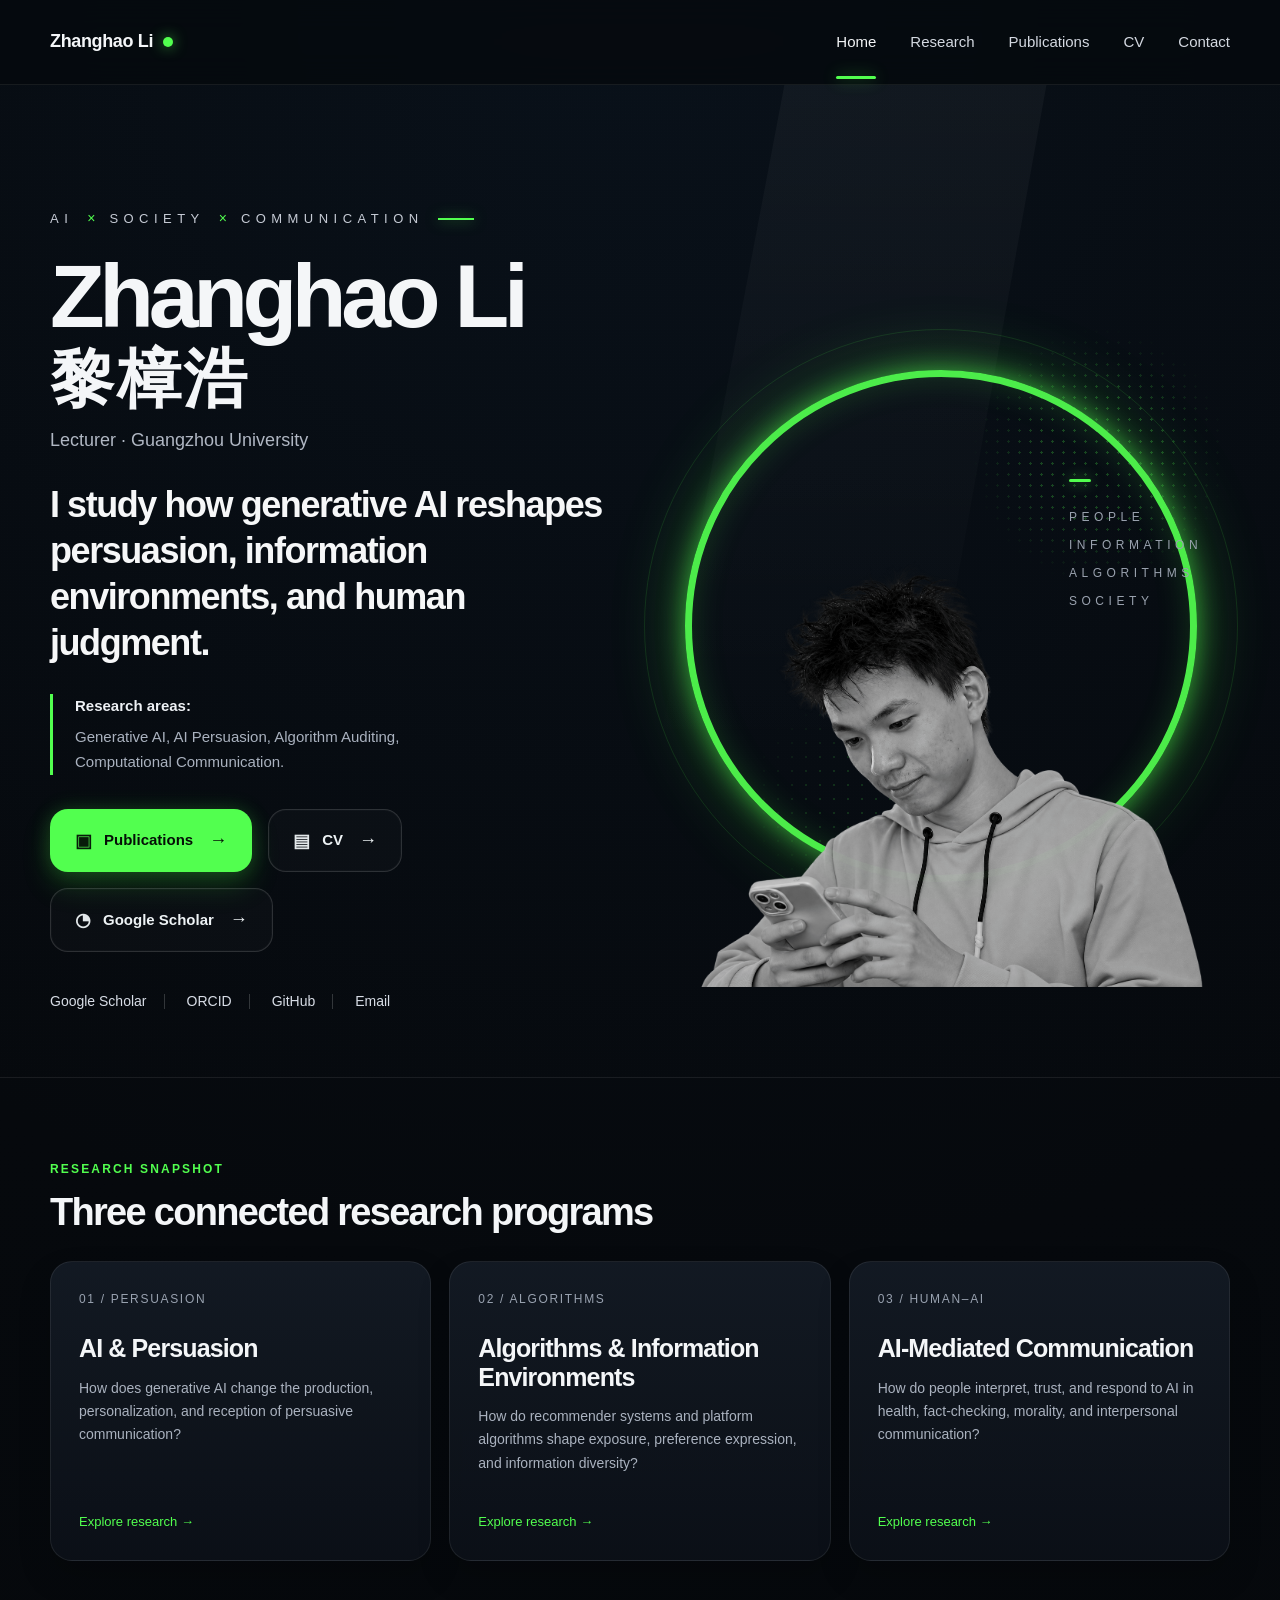
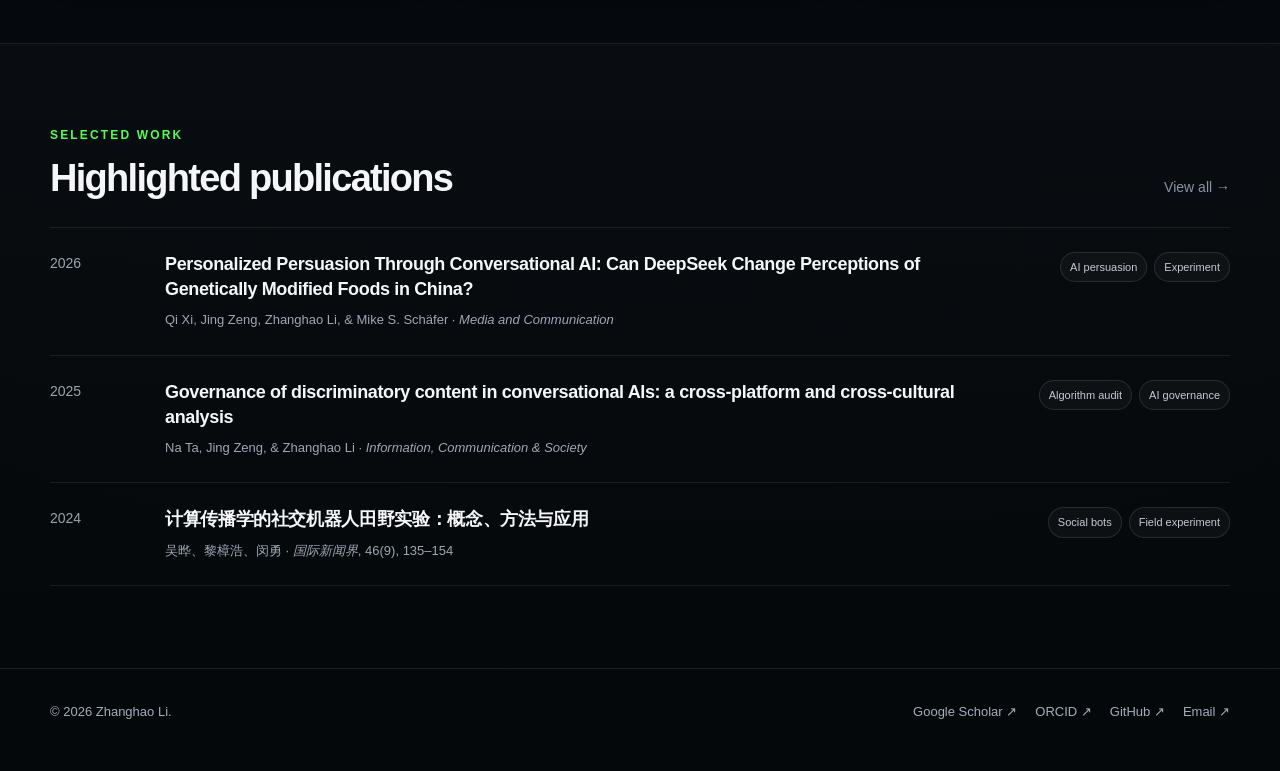
<file: index.html>
<!doctype html>
<html lang="en">
<head>
  <meta charset="utf-8">
  <meta name="viewport" content="width=device-width, initial-scale=1">
  <title>Zhanghao Li · 黎樟浩</title>
  <meta name="description" content="Zhanghao Li is a communication researcher studying generative AI, AI persuasion, algorithm auditing, and computational communication.">
  <meta name="theme-color" content="#06090d">
  <meta property="og:title" content="Zhanghao Li · 黎樟浩">
  <meta property="og:description" content="Zhanghao Li is a communication researcher studying generative AI, AI persuasion, algorithm auditing, and computational communication.">
  <meta property="og:type" content="website">
  <link rel="stylesheet" href="assets/css/styles.css">
</head>
<body>
<header class="site-header landing-header">
  <div class="wrap nav">
    <a class="brand" href="index.html">Zhanghao Li <span class="green-dot"></span></a>
    <button class="menu-btn" aria-label="Toggle navigation" aria-expanded="false">Menu</button>
    <nav class="nav-links" aria-label="Primary">
      <a class="active" href="index.html">Home</a>
      <a href="research.html">Research</a>
      <a href="publications.html">Publications</a>
      <a href="cv.html">CV</a>
      <a href="about.html">Contact</a>
    </nav>
  </div>
</header>

<main>
  <section class="hero-landing">
    <div class="hero-noise"></div>
    <div class="hero-shape"></div>
    <div class="hero-grid wrap">
      <div class="hero-copy">
        <div class="hero-kicker">AI <span>×</span> SOCIETY <span>×</span> COMMUNICATION</div>
        <h1>Zhanghao Li</h1>
        <div class="hero-zh">黎樟浩</div>
        <div class="hero-role">Lecturer · Guangzhou University</div>
        <p class="hero-statement">I study how generative AI reshapes persuasion, information environments, and human judgment.</p>
        <div class="hero-focus">
          <div class="focus-label">Research areas:</div>
          <div class="focus-copy">Generative AI, AI Persuasion, Algorithm Auditing, <br>Computational Communication.</div>
        </div>
        <div class="hero-actions">
          <a class="cta primary" href="publications.html"><span class="icon">▣</span><span>Publications</span><span class="arrow">→</span></a>
          <a class="cta secondary" href="cv.html"><span class="icon">▤</span><span>CV</span><span class="arrow">→</span></a>
          <a class="cta secondary" href="https://scholar.google.com/citations?user=_hVQODsAAAAJ&hl=en" target="_blank" rel="noreferrer"><span class="icon">◔</span><span>Google Scholar</span><span class="arrow">→</span></a>
        </div>
        <div class="hero-links">
          <a href="https://scholar.google.com/citations?user=_hVQODsAAAAJ&hl=en" target="_blank" rel="noreferrer">Google Scholar</a>
          <a href="https://orcid.org/0000-0003-4602-6380" target="_blank" rel="noreferrer">ORCID</a>
          <a href="https://github.com/Haoziworkshop" target="_blank" rel="noreferrer">GitHub</a>
          <a href="mailto:lizhanghao.comm@gmail.com">Email</a>
        </div>
      </div>
      <div class="hero-visual">
        <div class="hero-arc"></div>
        <div class="hero-particles"></div>
        <div class="hero-globe"></div>
        <div class="hero-sidewords">
          <span>PEOPLE</span>
          <span>INFORMATION</span>
          <span>ALGORITHMS</span>
          <span>SOCIETY</span>
        </div>
        <img class="portrait" src="assets/img/portrait.png" alt="Portrait of Zhanghao Li using a phone">
      </div>
    </div>
  </section>

  <section class="home-panel">
    <div class="wrap">
      <div class="section-head compact">
        <div>
          <div class="section-kicker">Research Snapshot</div>
          <h2 class="section-title">Three connected research programs</h2>
        </div>
      </div>
      <div class="research-grid dark-grid">
        <article class="research-card dark-card">
          <div><div class="index-no">01 / PERSUASION</div><h3 class="card-title">AI &amp; Persuasion</h3><p class="card-copy">How does generative AI change the production, personalization, and reception of persuasive communication?</p></div>
          <a class="card-link" href="research.html#persuasion">Explore research →</a>
        </article>
        <article class="research-card dark-card">
          <div><div class="index-no">02 / ALGORITHMS</div><h3 class="card-title">Algorithms &amp; Information Environments</h3><p class="card-copy">How do recommender systems and platform algorithms shape exposure, preference expression, and information diversity?</p></div>
          <a class="card-link" href="research.html#algorithms">Explore research →</a>
        </article>
        <article class="research-card dark-card">
          <div><div class="index-no">03 / HUMAN–AI</div><h3 class="card-title">AI-Mediated Communication</h3><p class="card-copy">How do people interpret, trust, and respond to AI in health, fact-checking, morality, and interpersonal communication?</p></div>
          <a class="card-link" href="research.html#mediated">Explore research →</a>
        </article>
      </div>
    </div>
  </section>

  <section class="home-panel muted-panel">
    <div class="wrap">
      <div class="section-head compact">
        <div>
          <div class="section-kicker">Selected Work</div>
          <h2 class="section-title">Highlighted publications</h2>
        </div>
        <div class="section-note"><a href="publications.html">View all →</a></div>
      </div>
      <div class="work-list dark-list">
        <article class="work">
          <div class="work-year">2026</div>
          <div><div class="work-title"><a href="https://doi.org/10.17645/mac.11451" target="_blank" rel="noreferrer">Personalized Persuasion Through Conversational AI: Can DeepSeek Change Perceptions of Genetically Modified Foods in China?</a></div><div class="work-meta">Qi Xi, Jing Zeng, Zhanghao Li, &amp; Mike S. Schäfer · <em>Media and Communication</em></div></div>
          <div class="work-tags"><span class="tag">AI persuasion</span><span class="tag">Experiment</span></div>
        </article>
        <article class="work">
          <div class="work-year">2025</div>
          <div><div class="work-title"><a href="https://doi.org/10.1080/1369118X.2025.2537803" target="_blank" rel="noreferrer">Governance of discriminatory content in conversational AIs: a cross-platform and cross-cultural analysis</a></div><div class="work-meta">Na Ta, Jing Zeng, &amp; Zhanghao Li · <em>Information, Communication &amp; Society</em></div></div>
          <div class="work-tags"><span class="tag">Algorithm audit</span><span class="tag">AI governance</span></div>
        </article>
        <article class="work">
          <div class="work-year">2024</div>
          <div><div class="work-title"><a href="https://cjjc.ruc.edu.cn/CN/Y2024/V46/I9/135" target="_blank" rel="noreferrer">计算传播学的社交机器人田野实验：概念、方法与应用</a></div><div class="work-meta">吴晔、黎樟浩、闵勇 · <em>国际新闻界</em>, 46(9), 135–154</div></div>
          <div class="work-tags"><span class="tag">Social bots</span><span class="tag">Field experiment</span></div>
        </article>
      </div>
    </div>
  </section>
</main>

<footer class="site-footer dark-footer">
  <div class="wrap footer-row">
    <div>© <span data-year></span> Zhanghao Li.</div>
    <div class="footer-links">
      <a href="https://scholar.google.com/citations?user=_hVQODsAAAAJ&hl=en" target="_blank" rel="noreferrer">Google Scholar ↗</a>
      <a href="https://orcid.org/0000-0003-4602-6380" target="_blank" rel="noreferrer">ORCID ↗</a>
      <a href="https://github.com/Haoziworkshop" target="_blank" rel="noreferrer">GitHub ↗</a>
      <a href="mailto:lizhanghao.comm@gmail.com">Email ↗</a>
    </div>
  </div>
</footer>
<script src="assets/js/main.js"></script>
</body>
</html>
</file>
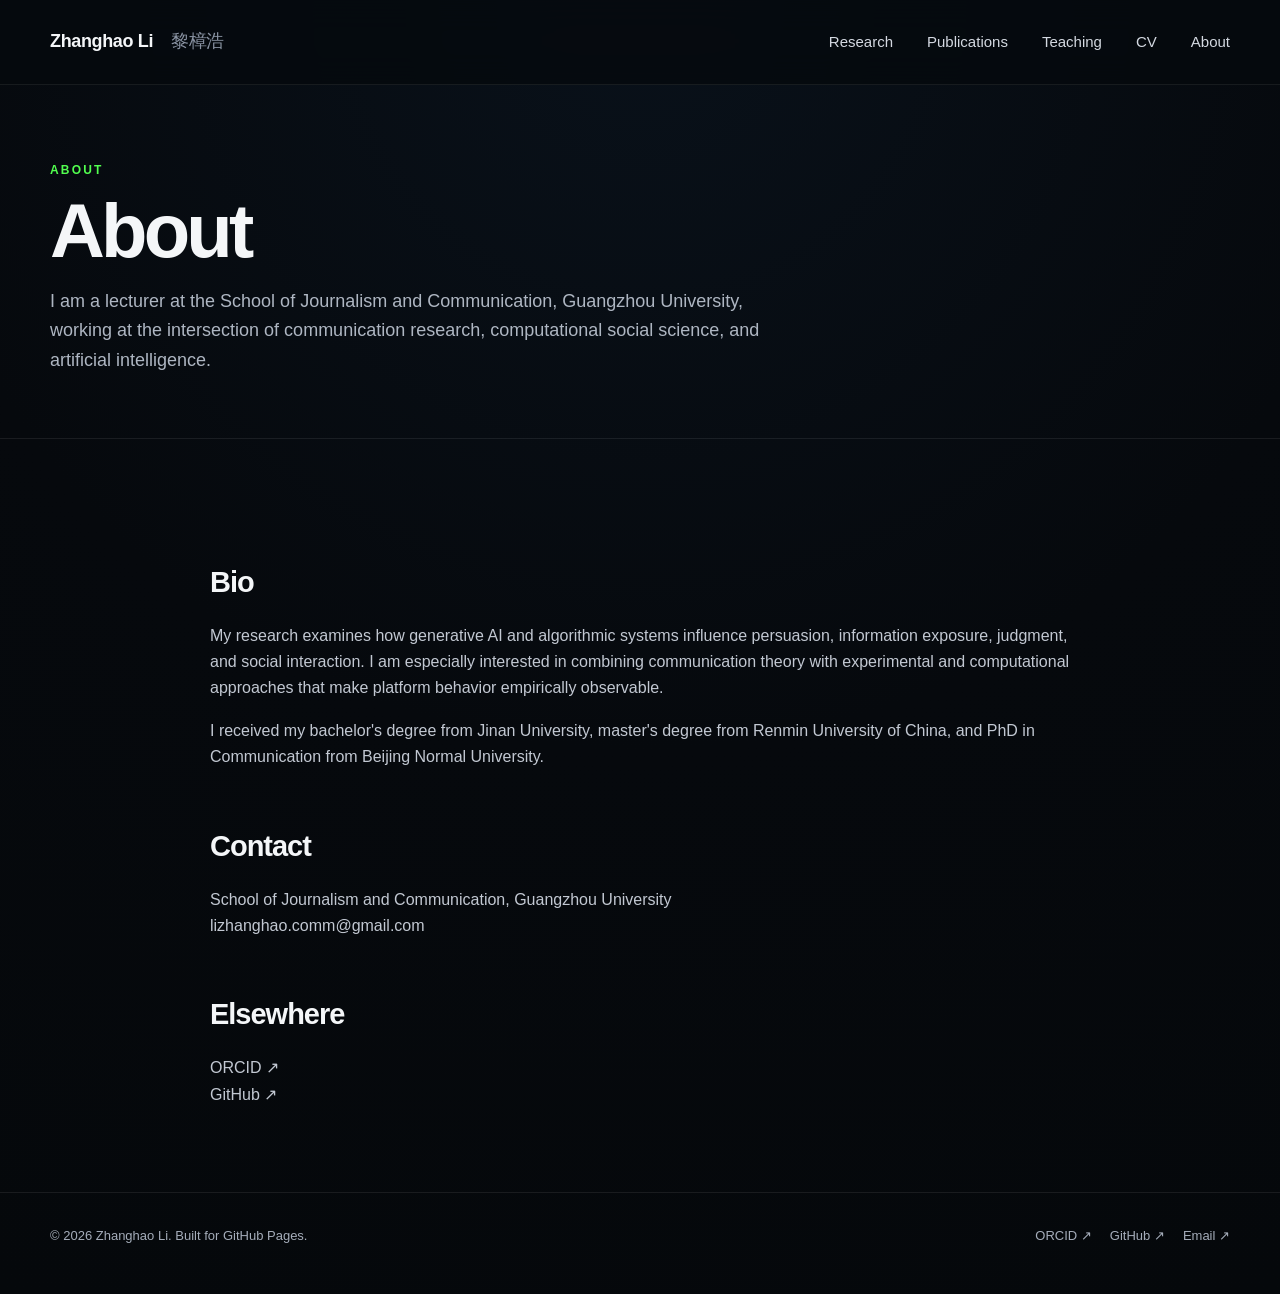
<file: about.html>
<!doctype html>
<html lang="en">
<head>
  <meta charset="utf-8">
  <meta name="viewport" content="width=device-width, initial-scale=1">
  <title>About · Zhanghao Li</title>
  <meta name="description" content="About Zhanghao Li, lecturer at Guangzhou University.">
  <meta name="theme-color" content="#f7f7f4">
  <meta property="og:title" content="About · Zhanghao Li">
  <meta property="og:description" content="About Zhanghao Li, lecturer at Guangzhou University.">
  <meta property="og:type" content="website">
  <link rel="stylesheet" href="assets/css/styles.css">
</head>
<body>

<header class="site-header">
  <div class="wrap nav">
    <a class="brand" href="index.html">Zhanghao Li <span>黎樟浩</span></a>
    <button class="menu-btn" aria-label="Toggle navigation" aria-expanded="false">Menu</button>
    <nav class="nav-links" aria-label="Primary">
      <a href="research.html">Research</a>
      <a href="publications.html">Publications</a>
      <a href="teaching.html">Teaching</a>
      <a href="cv.html">CV</a>
      <a href="about.html">About</a>
    </nav>
  </div>
</header>

<main>

<section class="page-hero"><div class="wrap"><div class="section-kicker">About</div><h1>About</h1><p class="page-intro">I am a lecturer at the School of Journalism and Communication, Guangzhou University, working at the intersection of communication research, computational social science, and artificial intelligence.</p></div></section>
<section class="section"><div class="wrap prose">
  <h2>Bio</h2>
  <p>My research examines how generative AI and algorithmic systems influence persuasion, information exposure, judgment, and social interaction. I am especially interested in combining communication theory with experimental and computational approaches that make platform behavior empirically observable.</p>
  <p>I received my bachelor's degree from Jinan University, master's degree from Renmin University of China, and PhD in Communication from Beijing Normal University.</p>
  <h2>Contact</h2>
  <p>School of Journalism and Communication, Guangzhou University<br><a href="mailto:lizhanghao.comm@gmail.com">lizhanghao.comm@gmail.com</a></p>
  <h2>Elsewhere</h2>
  <p><a href="https://orcid.org/0000-0003-4602-6380" target="_blank">ORCID ↗</a><br><a href="https://github.com/Haoziworkshop" target="_blank">GitHub ↗</a></p>
</div></section>

</main>

<footer class="site-footer">
  <div class="wrap footer-row">
    <div>© <span data-year></span> Zhanghao Li. Built for GitHub Pages.</div>
    <div class="footer-links">
      <a href="https://orcid.org/0000-0003-4602-6380" target="_blank" rel="noreferrer">ORCID ↗</a>
      <a href="https://github.com/Haoziworkshop" target="_blank" rel="noreferrer">GitHub ↗</a>
      <a href="mailto:lizhanghao.comm@gmail.com">Email ↗</a>
    </div>
  </div>
</footer>
<script src="assets/js/main.js"></script>

</body>
</html>
</file>
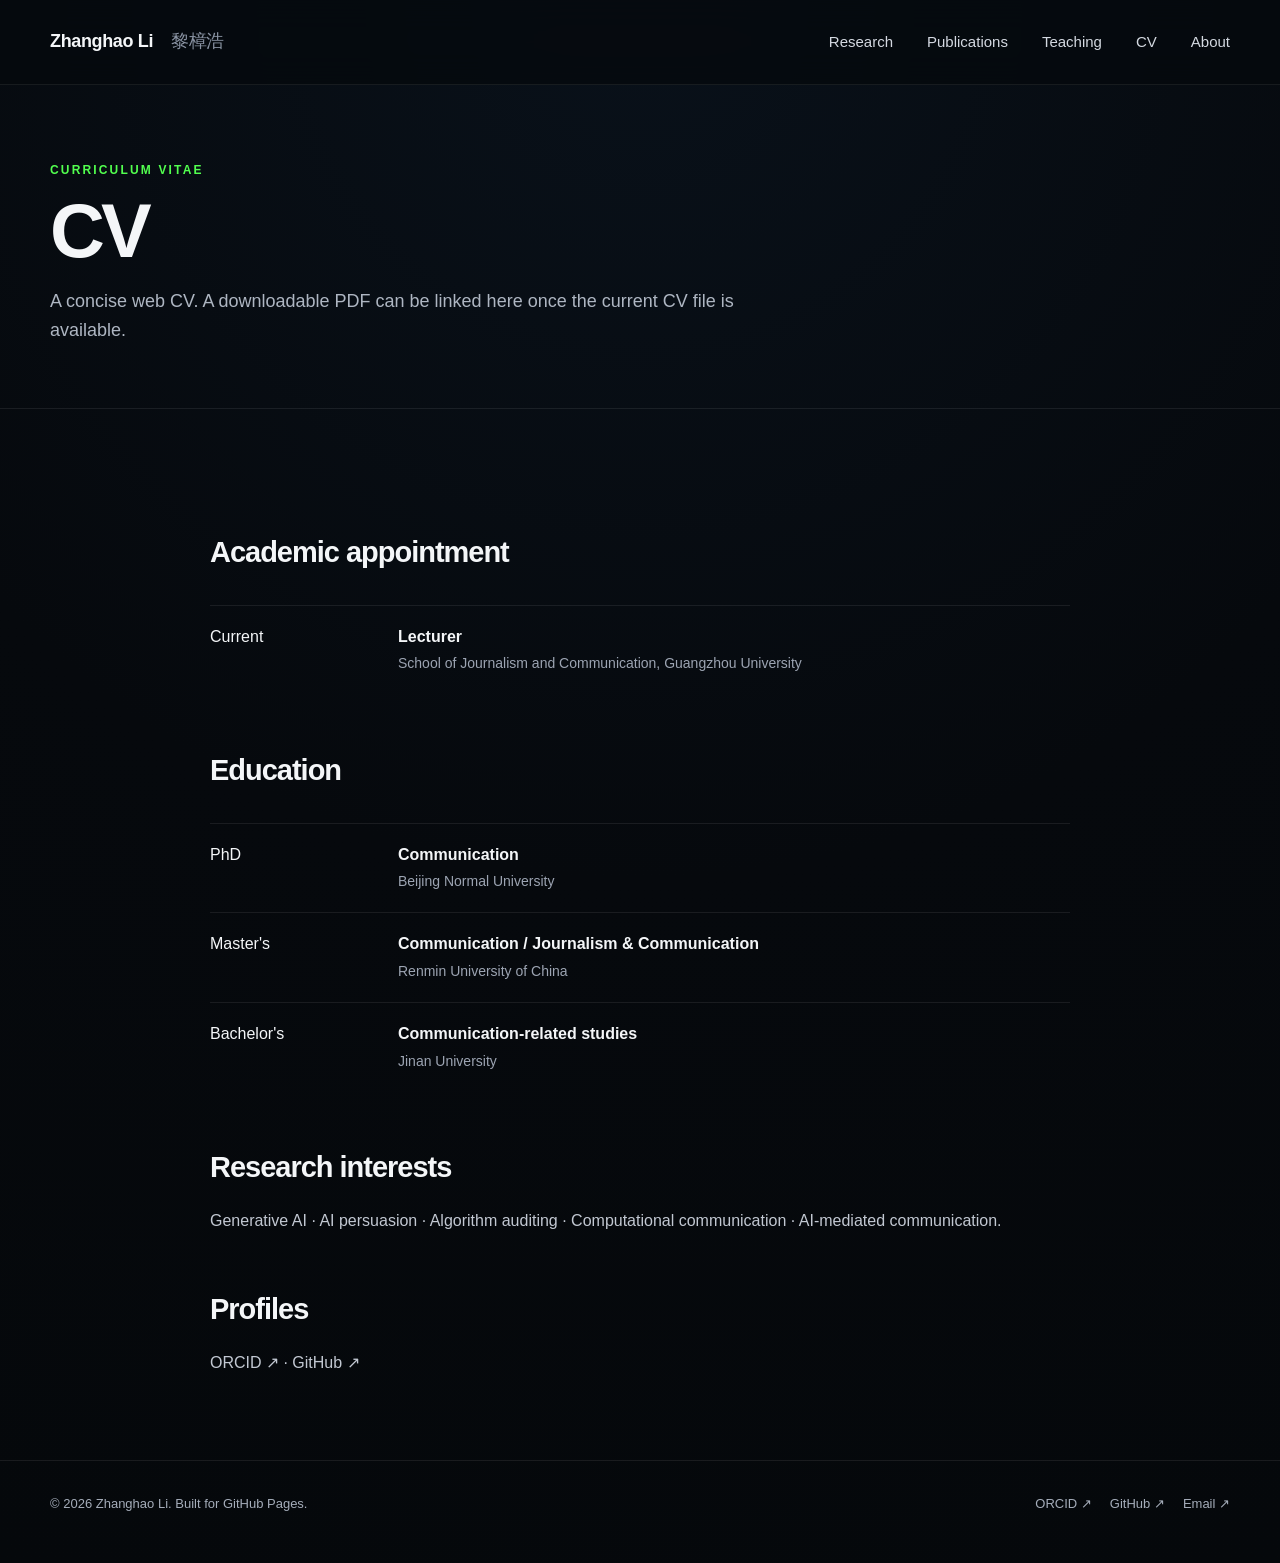
<file: cv.html>
<!doctype html>
<html lang="en">
<head>
  <meta charset="utf-8">
  <meta name="viewport" content="width=device-width, initial-scale=1">
  <title>CV · Zhanghao Li</title>
  <meta name="description" content="Curriculum vitae of Zhanghao Li.">
  <meta name="theme-color" content="#f7f7f4">
  <meta property="og:title" content="CV · Zhanghao Li">
  <meta property="og:description" content="Curriculum vitae of Zhanghao Li.">
  <meta property="og:type" content="website">
  <link rel="stylesheet" href="assets/css/styles.css">
</head>
<body>

<header class="site-header">
  <div class="wrap nav">
    <a class="brand" href="index.html">Zhanghao Li <span>黎樟浩</span></a>
    <button class="menu-btn" aria-label="Toggle navigation" aria-expanded="false">Menu</button>
    <nav class="nav-links" aria-label="Primary">
      <a href="research.html">Research</a>
      <a href="publications.html">Publications</a>
      <a href="teaching.html">Teaching</a>
      <a href="cv.html">CV</a>
      <a href="about.html">About</a>
    </nav>
  </div>
</header>

<main>

<section class="page-hero"><div class="wrap"><div class="section-kicker">Curriculum Vitae</div><h1>CV</h1><p class="page-intro">A concise web CV. A downloadable PDF can be linked here once the current CV file is available.</p></div></section>
<section class="section"><div class="wrap prose">
  <h2>Academic appointment</h2>
  <div class="timeline">
    <div class="timeline-item"><div>Current</div><div><strong>Lecturer</strong><span>School of Journalism and Communication, Guangzhou University</span></div></div>
  </div>
  <h2>Education</h2>
  <div class="timeline">
    <div class="timeline-item"><div>PhD</div><div><strong>Communication</strong><span>Beijing Normal University</span></div></div>
    <div class="timeline-item"><div>Master's</div><div><strong>Communication / Journalism &amp; Communication</strong><span>Renmin University of China</span></div></div>
    <div class="timeline-item"><div>Bachelor's</div><div><strong>Communication-related studies</strong><span>Jinan University</span></div></div>
  </div>
  <h2>Research interests</h2>
  <p>Generative AI · AI persuasion · Algorithm auditing · Computational communication · AI-mediated communication.</p>
  <h2>Profiles</h2>
  <p><a href="https://orcid.org/0000-0003-4602-6380" target="_blank">ORCID ↗</a> · <a href="https://github.com/Haoziworkshop" target="_blank">GitHub ↗</a></p>
</div></section>

</main>

<footer class="site-footer">
  <div class="wrap footer-row">
    <div>© <span data-year></span> Zhanghao Li. Built for GitHub Pages.</div>
    <div class="footer-links">
      <a href="https://orcid.org/0000-0003-4602-6380" target="_blank" rel="noreferrer">ORCID ↗</a>
      <a href="https://github.com/Haoziworkshop" target="_blank" rel="noreferrer">GitHub ↗</a>
      <a href="mailto:lizhanghao.comm@gmail.com">Email ↗</a>
    </div>
  </div>
</footer>
<script src="assets/js/main.js"></script>

</body>
</html>
</file>
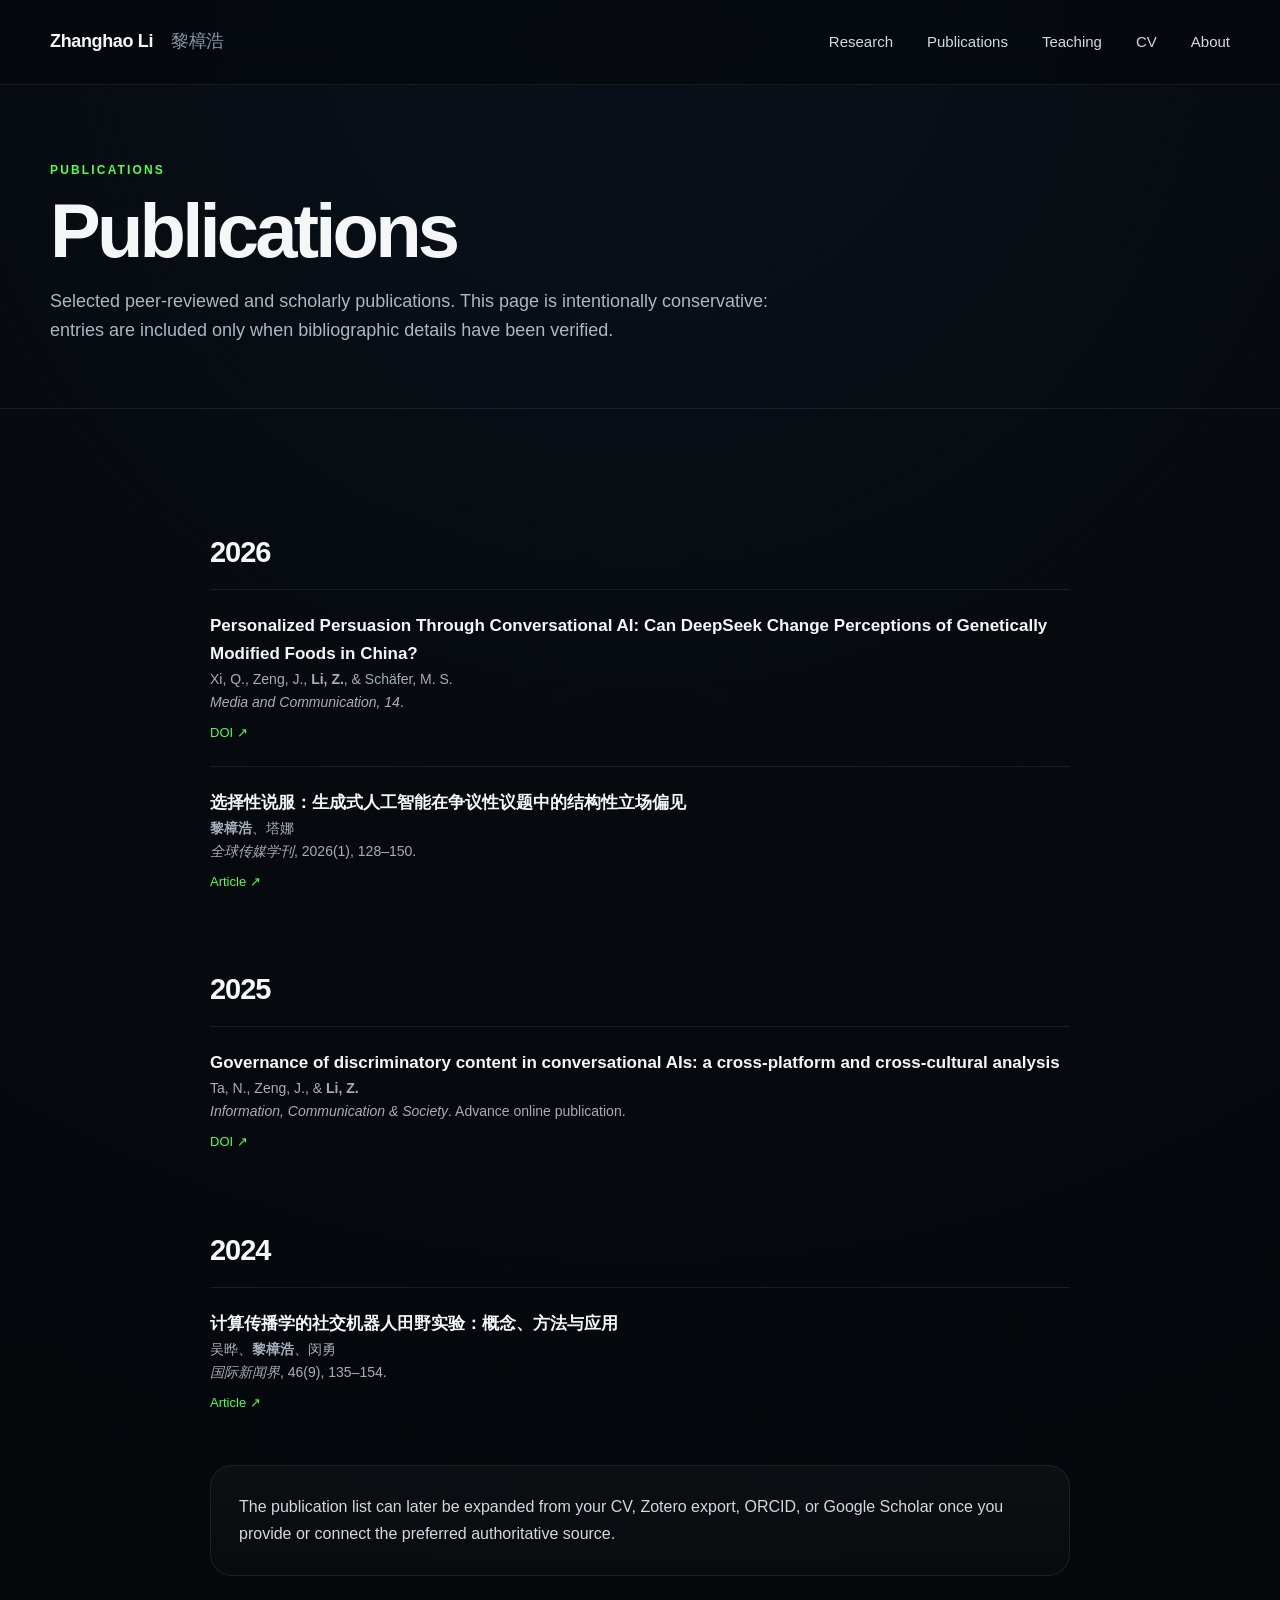
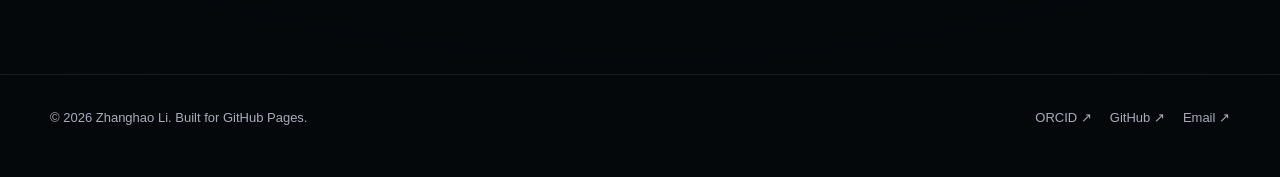
<file: publications.html>
<!doctype html>
<html lang="en">
<head>
  <meta charset="utf-8">
  <meta name="viewport" content="width=device-width, initial-scale=1">
  <title>Publications · Zhanghao Li</title>
  <meta name="description" content="Selected publications by Zhanghao Li.">
  <meta name="theme-color" content="#f7f7f4">
  <meta property="og:title" content="Publications · Zhanghao Li">
  <meta property="og:description" content="Selected publications by Zhanghao Li.">
  <meta property="og:type" content="website">
  <link rel="stylesheet" href="assets/css/styles.css">
</head>
<body>

<header class="site-header">
  <div class="wrap nav">
    <a class="brand" href="index.html">Zhanghao Li <span>黎樟浩</span></a>
    <button class="menu-btn" aria-label="Toggle navigation" aria-expanded="false">Menu</button>
    <nav class="nav-links" aria-label="Primary">
      <a href="research.html">Research</a>
      <a href="publications.html">Publications</a>
      <a href="teaching.html">Teaching</a>
      <a href="cv.html">CV</a>
      <a href="about.html">About</a>
    </nav>
  </div>
</header>

<main>

<section class="page-hero"><div class="wrap"><div class="section-kicker">Publications</div><h1>Publications</h1><p class="page-intro">Selected peer-reviewed and scholarly publications. This page is intentionally conservative: entries are included only when bibliographic details have been verified.</p></div></section>
<section class="section"><div class="wrap prose">
  <h2 class="pub-year">2026</h2>
  <article class="pub-item"><div class="pub-title">Personalized Persuasion Through Conversational AI: Can DeepSeek Change Perceptions of Genetically Modified Foods in China?</div><div class="pub-authors">Xi, Q., Zeng, J., <strong>Li, Z.</strong>, &amp; Schäfer, M. S.</div><div class="pub-venue"><em>Media and Communication, 14</em>.</div><div class="pub-links"><a href="https://doi.org/10.17645/mac.11451" target="_blank">DOI ↗</a></div></article>
  <article class="pub-item"><div class="pub-title">选择性说服：生成式人工智能在争议性议题中的结构性立场偏见</div><div class="pub-authors"><strong>黎樟浩</strong>、塔娜</div><div class="pub-venue"><em>全球传媒学刊</em>, 2026(1), 128–150.</div><div class="pub-links"><a href="https://qqcm.cbpt.cnki.net/portal/journal/portal/client/paper/7718fe0fb65c2b8db8fb13fd65b1b55a" target="_blank">Article ↗</a></div></article>

  <h2 class="pub-year">2025</h2>
  <article class="pub-item"><div class="pub-title">Governance of discriminatory content in conversational AIs: a cross-platform and cross-cultural analysis</div><div class="pub-authors">Ta, N., Zeng, J., &amp; <strong>Li, Z.</strong></div><div class="pub-venue"><em>Information, Communication &amp; Society</em>. Advance online publication.</div><div class="pub-links"><a href="https://doi.org/10.1080/1369118X.2025.2537803" target="_blank">DOI ↗</a></div></article>

  <h2 class="pub-year">2024</h2>
  <article class="pub-item"><div class="pub-title">计算传播学的社交机器人田野实验：概念、方法与应用</div><div class="pub-authors">吴晔、<strong>黎樟浩</strong>、闵勇</div><div class="pub-venue"><em>国际新闻界</em>, 46(9), 135–154.</div><div class="pub-links"><a href="https://cjjc.ruc.edu.cn/CN/Y2024/V46/I9/135" target="_blank">Article ↗</a></div></article>

  <div class="callout">The publication list can later be expanded from your CV, Zotero export, ORCID, or Google Scholar once you provide or connect the preferred authoritative source.</div>
</div></section>

</main>

<footer class="site-footer">
  <div class="wrap footer-row">
    <div>© <span data-year></span> Zhanghao Li. Built for GitHub Pages.</div>
    <div class="footer-links">
      <a href="https://orcid.org/0000-0003-4602-6380" target="_blank" rel="noreferrer">ORCID ↗</a>
      <a href="https://github.com/Haoziworkshop" target="_blank" rel="noreferrer">GitHub ↗</a>
      <a href="mailto:lizhanghao.comm@gmail.com">Email ↗</a>
    </div>
  </div>
</footer>
<script src="assets/js/main.js"></script>

</body>
</html>
</file>
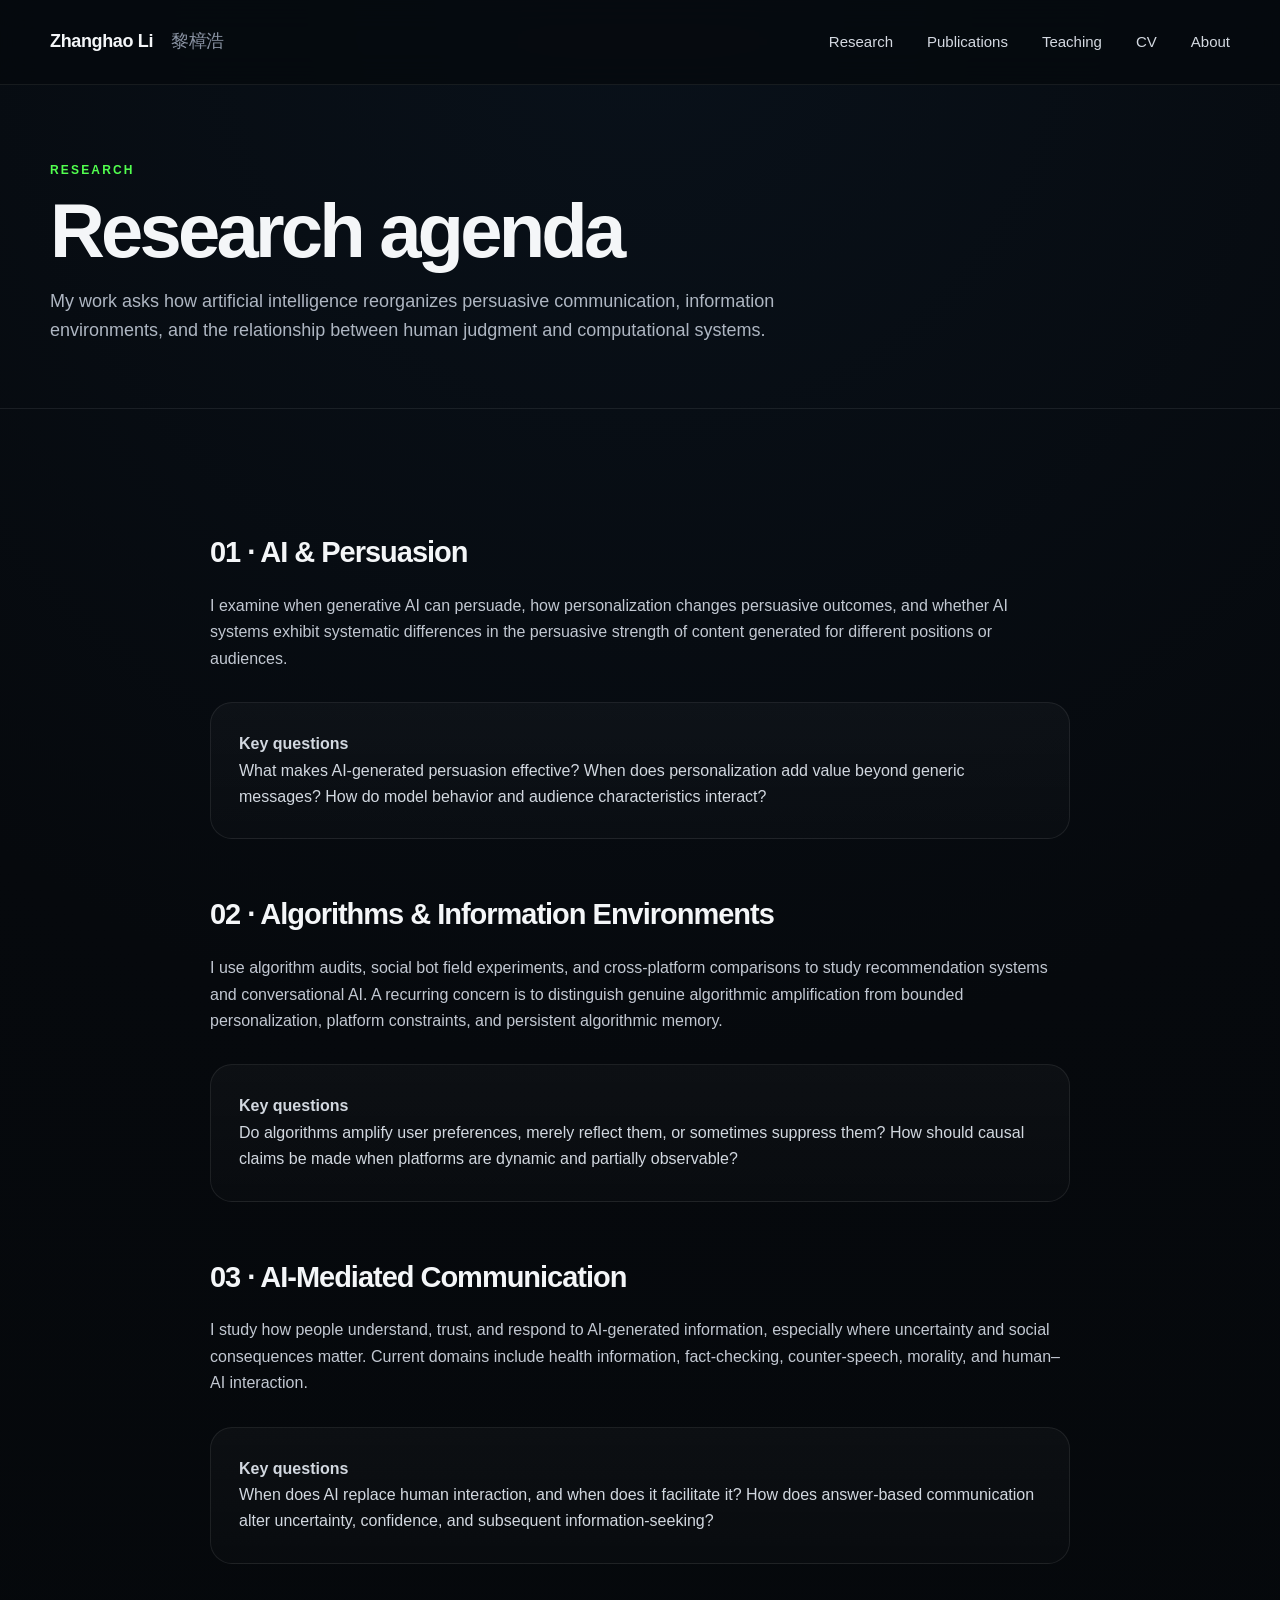
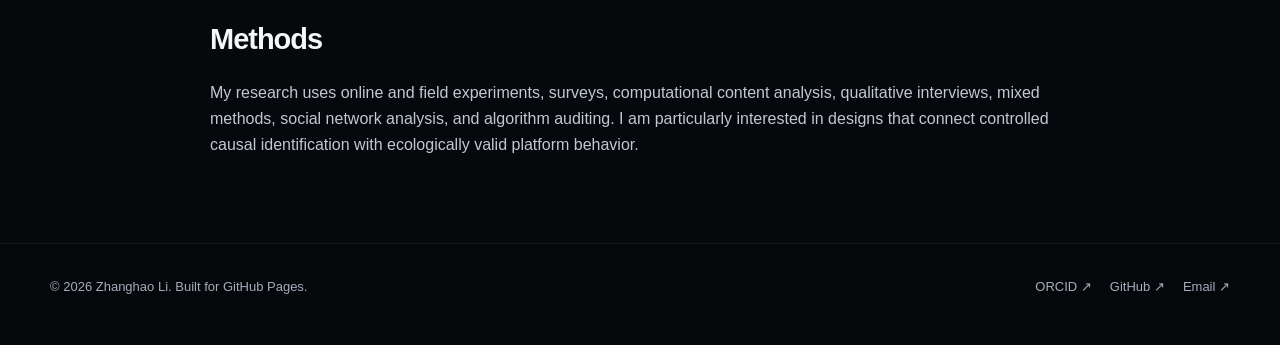
<file: research.html>
<!doctype html>
<html lang="en">
<head>
  <meta charset="utf-8">
  <meta name="viewport" content="width=device-width, initial-scale=1">
  <title>Research · Zhanghao Li</title>
  <meta name="description" content="Research agenda of Zhanghao Li: AI persuasion, algorithms and information environments, and AI-mediated communication.">
  <meta name="theme-color" content="#f7f7f4">
  <meta property="og:title" content="Research · Zhanghao Li">
  <meta property="og:description" content="Research agenda of Zhanghao Li: AI persuasion, algorithms and information environments, and AI-mediated communication.">
  <meta property="og:type" content="website">
  <link rel="stylesheet" href="assets/css/styles.css">
</head>
<body>

<header class="site-header">
  <div class="wrap nav">
    <a class="brand" href="index.html">Zhanghao Li <span>黎樟浩</span></a>
    <button class="menu-btn" aria-label="Toggle navigation" aria-expanded="false">Menu</button>
    <nav class="nav-links" aria-label="Primary">
      <a href="research.html">Research</a>
      <a href="publications.html">Publications</a>
      <a href="teaching.html">Teaching</a>
      <a href="cv.html">CV</a>
      <a href="about.html">About</a>
    </nav>
  </div>
</header>

<main>

<section class="page-hero"><div class="wrap"><div class="section-kicker">Research</div><h1>Research agenda</h1><p class="page-intro">My work asks how artificial intelligence reorganizes persuasive communication, information environments, and the relationship between human judgment and computational systems.</p></div></section>
<section class="section"><div class="wrap prose">
  <h2 id="persuasion">01 · AI &amp; Persuasion</h2>
  <p>I examine when generative AI can persuade, how personalization changes persuasive outcomes, and whether AI systems exhibit systematic differences in the persuasive strength of content generated for different positions or audiences.</p>
  <div class="callout"><strong>Key questions</strong><br>What makes AI-generated persuasion effective? When does personalization add value beyond generic messages? How do model behavior and audience characteristics interact?</div>

  <h2 id="algorithms">02 · Algorithms &amp; Information Environments</h2>
  <p>I use algorithm audits, social bot field experiments, and cross-platform comparisons to study recommendation systems and conversational AI. A recurring concern is to distinguish genuine algorithmic amplification from bounded personalization, platform constraints, and persistent algorithmic memory.</p>
  <div class="callout"><strong>Key questions</strong><br>Do algorithms amplify user preferences, merely reflect them, or sometimes suppress them? How should causal claims be made when platforms are dynamic and partially observable?</div>

  <h2 id="mediated">03 · AI-Mediated Communication</h2>
  <p>I study how people understand, trust, and respond to AI-generated information, especially where uncertainty and social consequences matter. Current domains include health information, fact-checking, counter-speech, morality, and human–AI interaction.</p>
  <div class="callout"><strong>Key questions</strong><br>When does AI replace human interaction, and when does it facilitate it? How does answer-based communication alter uncertainty, confidence, and subsequent information-seeking?</div>

  <h2>Methods</h2>
  <p>My research uses online and field experiments, surveys, computational content analysis, qualitative interviews, mixed methods, social network analysis, and algorithm auditing. I am particularly interested in designs that connect controlled causal identification with ecologically valid platform behavior.</p>
</div></section>

</main>

<footer class="site-footer">
  <div class="wrap footer-row">
    <div>© <span data-year></span> Zhanghao Li. Built for GitHub Pages.</div>
    <div class="footer-links">
      <a href="https://orcid.org/0000-0003-4602-6380" target="_blank" rel="noreferrer">ORCID ↗</a>
      <a href="https://github.com/Haoziworkshop" target="_blank" rel="noreferrer">GitHub ↗</a>
      <a href="mailto:lizhanghao.comm@gmail.com">Email ↗</a>
    </div>
  </div>
</footer>
<script src="assets/js/main.js"></script>

</body>
</html>
</file>
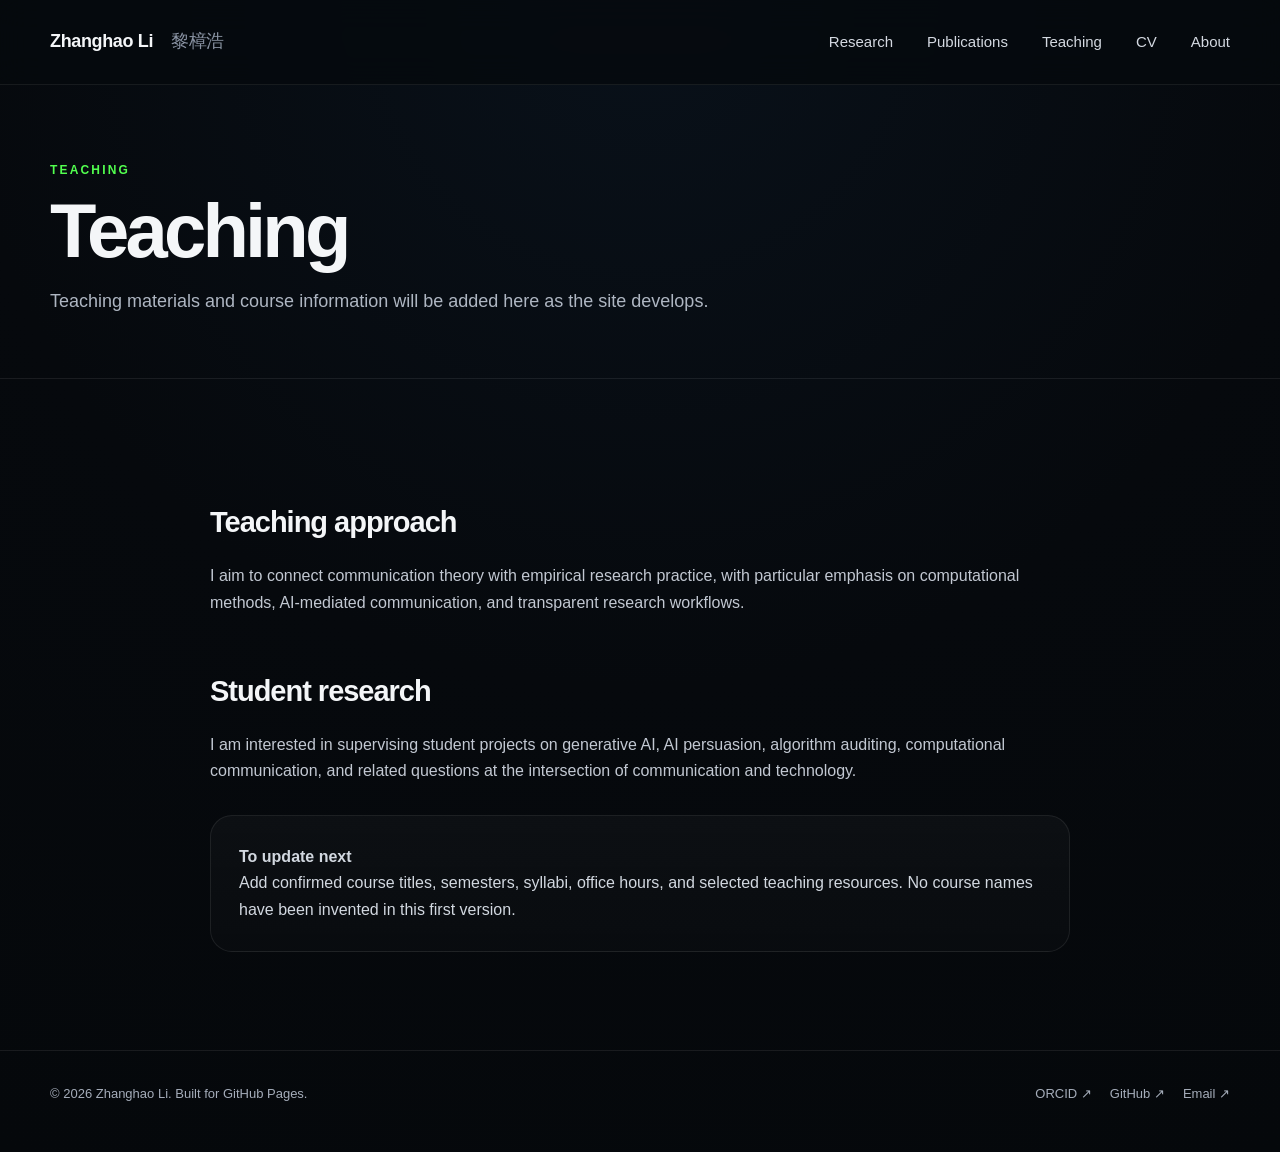
<file: teaching.html>
<!doctype html>
<html lang="en">
<head>
  <meta charset="utf-8">
  <meta name="viewport" content="width=device-width, initial-scale=1">
  <title>Teaching · Zhanghao Li</title>
  <meta name="description" content="Teaching and student research information for Zhanghao Li.">
  <meta name="theme-color" content="#f7f7f4">
  <meta property="og:title" content="Teaching · Zhanghao Li">
  <meta property="og:description" content="Teaching and student research information for Zhanghao Li.">
  <meta property="og:type" content="website">
  <link rel="stylesheet" href="assets/css/styles.css">
</head>
<body>

<header class="site-header">
  <div class="wrap nav">
    <a class="brand" href="index.html">Zhanghao Li <span>黎樟浩</span></a>
    <button class="menu-btn" aria-label="Toggle navigation" aria-expanded="false">Menu</button>
    <nav class="nav-links" aria-label="Primary">
      <a href="research.html">Research</a>
      <a href="publications.html">Publications</a>
      <a href="teaching.html">Teaching</a>
      <a href="cv.html">CV</a>
      <a href="about.html">About</a>
    </nav>
  </div>
</header>

<main>

<section class="page-hero"><div class="wrap"><div class="section-kicker">Teaching</div><h1>Teaching</h1><p class="page-intro">Teaching materials and course information will be added here as the site develops.</p></div></section>
<section class="section"><div class="wrap prose">
  <h2>Teaching approach</h2>
  <p>I aim to connect communication theory with empirical research practice, with particular emphasis on computational methods, AI-mediated communication, and transparent research workflows.</p>
  <h2>Student research</h2>
  <p>I am interested in supervising student projects on generative AI, AI persuasion, algorithm auditing, computational communication, and related questions at the intersection of communication and technology.</p>
  <div class="callout"><strong>To update next</strong><br>Add confirmed course titles, semesters, syllabi, office hours, and selected teaching resources. No course names have been invented in this first version.</div>
</div></section>

</main>

<footer class="site-footer">
  <div class="wrap footer-row">
    <div>© <span data-year></span> Zhanghao Li. Built for GitHub Pages.</div>
    <div class="footer-links">
      <a href="https://orcid.org/0000-0003-4602-6380" target="_blank" rel="noreferrer">ORCID ↗</a>
      <a href="https://github.com/Haoziworkshop" target="_blank" rel="noreferrer">GitHub ↗</a>
      <a href="mailto:lizhanghao.comm@gmail.com">Email ↗</a>
    </div>
  </div>
</footer>
<script src="assets/js/main.js"></script>

</body>
</html>
</file>
<file: assets/css/styles.css>
:root{
  --bg:#06090d;
  --bg-soft:#0b1017;
  --panel:#0d1219;
  --panel-2:#101722;
  --text:#f4f6f8;
  --muted:#8a93a3;
  --line:rgba(255,255,255,.08);
  --line-strong:rgba(255,255,255,.14);
  --accent:#52ff4f;
  --accent-soft:rgba(82,255,79,.12);
  --max:1180px;
  --radius:22px;
}
*{box-sizing:border-box}
html{scroll-behavior:smooth}
body{margin:0;background:radial-gradient(circle at top,#09111a 0%,#06090d 52%,#05080b 100%);color:var(--text);font-family:-apple-system,BlinkMacSystemFont,"Segoe UI",Inter,Helvetica,Arial,"PingFang SC","Hiragino Sans GB","Microsoft YaHei",sans-serif;font-size:16px;line-height:1.65;-webkit-font-smoothing:antialiased}
a{color:inherit;text-decoration:none}
a:hover{color:var(--accent)}
img{max-width:100%;display:block}
.wrap{width:min(var(--max),calc(100% - 48px));margin:0 auto}
.site-header{position:sticky;top:0;z-index:40;background:rgba(6,9,13,.78);backdrop-filter:blur(16px);border-bottom:1px solid rgba(255,255,255,.07)}
.nav{height:84px;display:flex;align-items:center;justify-content:space-between;gap:28px}
.brand{font-size:18px;font-weight:750;letter-spacing:-.02em;display:inline-flex;align-items:center;gap:10px}
.brand span{font-weight:500;color:var(--muted);margin-left:8px}
.green-dot,.brand .green-dot{display:inline-block;width:10px;height:10px;border-radius:50%;background:var(--accent);box-shadow:0 0 14px rgba(82,255,79,.7);margin:0}
.nav-links{display:flex;align-items:center;gap:34px;font-size:15px}
.nav-links a{color:#d4d9e1;position:relative;padding:8px 0}
.nav-links a:hover,.nav-links a.active{color:var(--text)}
.nav-links a.active::after{content:"";position:absolute;left:0;right:0;bottom:-17px;height:3px;border-radius:999px;background:var(--accent);box-shadow:0 0 16px rgba(82,255,79,.45)}
.menu-btn{display:none;background:none;border:0;color:var(--text);font:inherit;font-size:14px;padding:8px 0}
.hero-landing{position:relative;overflow:hidden;padding:84px 0 54px;border-bottom:1px solid var(--line)}
.hero-noise{position:absolute;inset:0;background-image:radial-gradient(rgba(255,255,255,.03) 1px, transparent 1px);background-size:3px 3px;opacity:.08;pointer-events:none}
.hero-shape{position:absolute;top:-160px;right:16%;width:420px;height:840px;background:linear-gradient(180deg,rgba(255,255,255,.08),rgba(255,255,255,0));clip-path:polygon(38% 0,100% 0,64% 100%,0 100%);opacity:.6;pointer-events:none}
.hero-grid{position:relative;display:grid;grid-template-columns:minmax(0,1.02fr) minmax(360px,.98fr);gap:44px;align-items:center;min-height:740px}
.hero-copy{position:relative;z-index:2;padding:38px 0 10px}
.hero-kicker{font-size:13px;letter-spacing:.42em;text-transform:uppercase;color:#c6cbd5;display:flex;align-items:center;gap:14px;margin-bottom:24px}
.hero-kicker span{color:var(--accent);font-size:14px;letter-spacing:0}
.hero-kicker::after{content:"";display:block;width:36px;height:2px;background:var(--accent);box-shadow:0 0 14px rgba(82,255,79,.6)}
.hero-copy h1{font-size:clamp(62px,7vw,92px);line-height:.95;letter-spacing:-.06em;margin:0 0 8px;font-weight:790}
.hero-zh{font-size:clamp(44px,5vw,68px);line-height:1.02;letter-spacing:.04em;font-weight:700;margin-bottom:14px}
.hero-role{font-size:18px;color:#b0b7c3;margin-bottom:26px}
.hero-statement{font-size:clamp(26px,3vw,36px);line-height:1.28;letter-spacing:-.04em;max-width:640px;margin:0 0 28px;color:#f6f7f8;font-weight:640}
.hero-focus{border-left:3px solid var(--accent);padding:0 0 0 22px;margin-bottom:34px;max-width:620px}
.focus-label{font-size:15px;font-weight:650;color:#eef1f5;margin-bottom:6px}
.focus-copy{font-size:15px;color:#aab2bf}
.hero-actions{display:flex;flex-wrap:wrap;gap:16px;margin-bottom:38px}
.cta{display:inline-flex;align-items:center;gap:12px;padding:16px 24px;border-radius:18px;border:1px solid var(--line-strong);font-weight:640;font-size:15px;min-height:58px;background:rgba(255,255,255,.02);box-shadow:inset 0 0 0 1px rgba(255,255,255,.02)}
.cta .icon{font-size:18px;line-height:1;color:inherit;opacity:.95}
.cta .arrow{font-size:18px;margin-left:4px}
.cta.primary{background:var(--accent);color:#051007;border-color:rgba(82,255,79,.32);box-shadow:0 14px 28px rgba(50,197,47,.22),0 0 20px rgba(82,255,79,.18)}
.cta.primary:hover{color:#051007;filter:brightness(1.03)}
.cta.secondary{color:#eef3f5}
.cta.secondary:hover{border-color:rgba(82,255,79,.45);background:rgba(82,255,79,.06)}
.hero-links{display:flex;flex-wrap:wrap;gap:18px;align-items:center;font-size:14px;color:#d8dde6}
.hero-links a{position:relative;padding-right:18px;margin-right:4px}
.hero-links a:not(:last-child)::after{content:"";position:absolute;right:0;top:4px;bottom:4px;width:1px;background:rgba(255,255,255,.18)}
.hero-visual{position:relative;min-height:730px;display:flex;align-items:flex-end;justify-content:flex-end;padding:20px 6px 0}
.hero-arc{position:absolute;right:6%;top:19%;width:min(40vw,540px);height:min(40vw,540px);border-radius:50%;border:7px solid rgba(82,255,79,.92);box-shadow:0 0 26px rgba(82,255,79,.55),0 0 72px rgba(82,255,79,.3),inset 0 0 32px rgba(82,255,79,.16)}
.hero-arc::after{content:"";position:absolute;inset:-48px;border-radius:50%;border:1px solid rgba(82,255,79,.12)}
.hero-particles{position:absolute;right:0;top:13%;width:260px;height:260px;background-image:radial-gradient(rgba(82,255,79,.88) 1.1px, transparent 1.2px);background-size:11px 11px;opacity:.28;mask-image:radial-gradient(circle at center,rgba(0,0,0,.95) 34%,rgba(0,0,0,0) 70%)}
.hero-globe{position:absolute;left:15%;bottom:10%;width:180px;height:180px;background-image:radial-gradient(rgba(82,255,79,.85) 1.3px, transparent 1.4px);background-size:14px 14px;opacity:.18;mask-image:radial-gradient(circle at center,rgba(0,0,0,.92) 26%,rgba(0,0,0,0) 80%)}
.hero-sidewords{position:absolute;right:5%;top:34%;display:flex;flex-direction:column;gap:8px;font-size:12px;letter-spacing:.38em;color:#9aa2af;z-index:2}
.hero-sidewords::before{content:"";width:22px;height:3px;border-radius:999px;background:var(--accent);box-shadow:0 0 14px rgba(82,255,79,.6);margin-bottom:18px}
.portrait{position:relative;z-index:2;width:min(100%,560px);filter:grayscale(1) contrast(1.06) brightness(.93);opacity:.98;transform:translateY(26px)}
.home-panel{padding:82px 0;border-bottom:1px solid var(--line)}
.muted-panel{background:linear-gradient(180deg,rgba(255,255,255,.015),rgba(255,255,255,0))}
.section-kicker{font-size:12px;text-transform:uppercase;letter-spacing:.18em;font-weight:700;color:var(--accent);margin-bottom:12px}
.section-head{display:flex;justify-content:space-between;gap:30px;align-items:end;margin-bottom:34px}
.section-head.compact{margin-bottom:28px}
.section-title{font-size:38px;line-height:1.08;letter-spacing:-.045em;margin:0}
.section-note{max-width:460px;color:var(--muted);font-size:14px}
.research-grid{display:grid;grid-template-columns:repeat(3,1fr);gap:18px}
.dark-card{background:linear-gradient(180deg,rgba(19,26,36,.96),rgba(12,17,24,.9));border:1px solid rgba(255,255,255,.08);border-radius:22px;padding:28px;min-height:290px;display:flex;flex-direction:column;justify-content:space-between;box-shadow:0 16px 32px rgba(0,0,0,.18)}
.index-no{font-size:12px;color:#99a2b0;letter-spacing:.14em}
.card-title{font-size:25px;line-height:1.15;letter-spacing:-.035em;margin:24px 0 12px}
.card-copy{color:#aab2bf;font-size:14px}
.card-link{font-size:13px;margin-top:22px;color:var(--accent)}
.work-list{border-top:1px solid var(--line)}
.work{display:grid;grid-template-columns:85px minmax(0,1fr) 220px;gap:30px;padding:24px 0;border-bottom:1px solid var(--line);align-items:start}
.work-year{color:#9aa2af;font-size:14px}
.work-title{font-size:18px;line-height:1.4;font-weight:650;letter-spacing:-.02em}
.work-title a:hover{text-decoration:underline;text-underline-offset:4px}
.work-meta{color:#9ea7b5;font-size:13px;margin-top:7px}
.work-tags{display:flex;justify-content:flex-end;gap:7px;flex-wrap:wrap}
.tag{font-size:11px;border:1px solid rgba(255,255,255,.11);border-radius:999px;padding:5px 9px;color:#c3cad6;background:rgba(255,255,255,.03)}
.site-footer{padding:32px 0 48px;color:#a5adba;font-size:13px}
.footer-row{display:flex;justify-content:space-between;gap:30px;align-items:flex-start}
.footer-links{display:flex;gap:18px;flex-wrap:wrap}
.page-hero{padding:76px 0 44px;border-bottom:1px solid var(--line)}
.page-hero h1{font-size:clamp(48px,6vw,76px);line-height:1;letter-spacing:-.05em;margin:0 0 12px}
.page-intro{max-width:760px;color:#aeb6c2;font-size:18px}
.section{padding:68px 0;border-bottom:1px solid var(--line)}
.prose{max-width:860px}
.prose h2{margin:52px 0 12px;font-size:29px;letter-spacing:-.035em}
.prose h3{margin:28px 0 10px;font-size:20px}
.prose p{color:#c2c8d2}
.timeline{margin-top:28px}
.timeline-item{display:grid;grid-template-columns:160px 1fr;gap:28px;padding:18px 0;border-top:1px solid var(--line)}
.timeline-item strong{display:block}
.timeline-item span{color:#9ca4b2;font-size:14px}
.pub-year{font-size:34px;letter-spacing:-.04em;margin:52px 0 10px}
.pub-item{padding:22px 0;border-top:1px solid var(--line)}
.pub-title{font-weight:670;font-size:17px}
.pub-authors,.pub-venue{color:#a5aebb;font-size:14px}
.pub-links{margin-top:8px;display:flex;gap:14px;font-size:13px;color:var(--accent)}
.callout{border:1px solid rgba(255,255,255,.08);background:linear-gradient(180deg,rgba(255,255,255,.03),rgba(255,255,255,.015));border-radius:22px;padding:28px;margin:30px 0;color:#d2d8e0}
@media (max-width:1080px){
  .hero-grid{grid-template-columns:1fr;gap:12px;min-height:auto}
  .hero-copy{padding-top:18px}
  .hero-visual{min-height:560px;justify-content:center;padding-top:0}
  .hero-arc{right:auto;left:50%;transform:translateX(-50%);top:12%;width:min(62vw,460px);height:min(62vw,460px)}
  .hero-sidewords{right:12%;top:18%}
  .portrait{width:min(100%,460px);transform:translateY(0)}
  .hero-particles{right:6%;top:5%}
  .hero-globe{left:8%;bottom:8%}
  .research-grid{grid-template-columns:1fr}
}
@media (max-width:900px){
  .work{grid-template-columns:62px 1fr}
  .work-tags{display:none}
}
@media (max-width:700px){
  .wrap{width:min(100% - 30px,var(--max))}
  .nav{height:72px}
  .menu-btn{display:block}
  .nav-links{display:none;position:absolute;left:0;right:0;top:72px;background:rgba(7,10,15,.98);border-bottom:1px solid var(--line);padding:18px 15px 24px;flex-direction:column;align-items:flex-start;gap:15px}
  .nav-links.open{display:flex}
  .nav-links a.active::after{bottom:-6px}
  .hero-landing{padding:48px 0 34px}
  .hero-kicker{font-size:11px;letter-spacing:.28em;gap:10px}
  .hero-copy h1{font-size:56px}
  .hero-zh{font-size:42px}
  .hero-statement{font-size:22px}
  .hero-actions{gap:12px}
  .cta{width:100%;justify-content:space-between}
  .hero-links{gap:12px;font-size:13px}
  .hero-links a{padding-right:12px}
  .hero-visual{min-height:420px}
  .hero-arc{width:290px;height:290px;top:18%}
  .hero-sidewords{display:none}
  .portrait{width:min(88%,360px)}
  .hero-particles{width:180px;height:180px}
  .section-title{font-size:32px}
  .section-head{display:block}
  .section-note{margin-top:16px}
  .work{grid-template-columns:1fr;gap:8px}
  .timeline-item{grid-template-columns:1fr;gap:4px}
  .footer-row{display:block}.footer-links{margin-top:18px}
}
</file>
